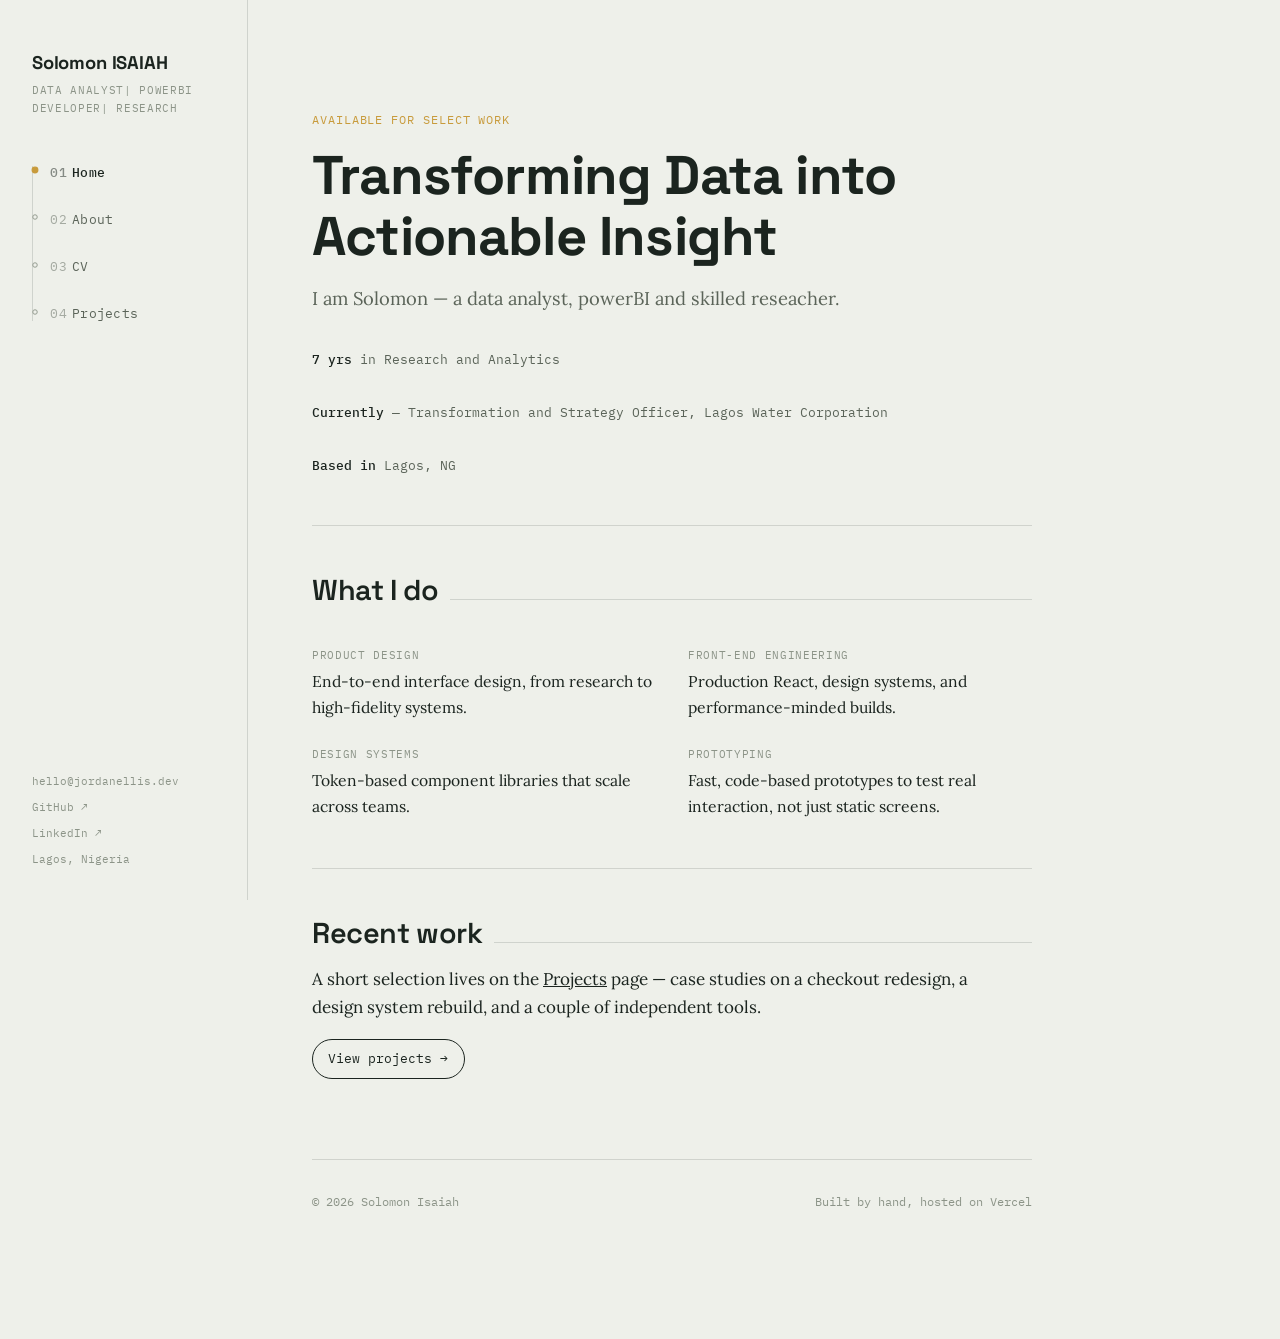
<file: index.html>
<!DOCTYPE html>
<html lang="en">
<head>
<meta charset="UTF-8">
<meta name="viewport" content="width=device-width, initial-scale=1.0">
<title>Solomon ISAIAH </title>
<meta name="description" content="Personal site of Jordan Ellis — product designer and front-end engineer.">
<link rel="stylesheet" href="style.css">
</head>
<body>

<header class="topbar">
  <a href="index.html" class="topbar__mark">J. Ellis</a>
  <nav class="topbar__nav">
    <a href="index.html" class="is-active">Home</a>
    <a href="about.html">About</a>
    <a href="cv.html">CV</a>
    <a href="projects.html">Projects</a>
  </nav>
</header>

<div class="shell">
  <aside class="sidebar">
    <a href="index.html" class="sidebar__mark">Solomon ISAIAH</a>
    <div class="sidebar__role">Data Analyst| PowerBI Developer| Research</div>

    <nav class="nav-rail">
      <div class="nav-rail__fill"></div>
      <a href="index.html" class="nav-link is-active"><span class="nav-link__num">01</span>Home</a>
      <a href="about.html" class="nav-link"><span class="nav-link__num">02</span>About</a>
      <a href="cv.html" class="nav-link"><span class="nav-link__num">03</span>CV</a>
      <a href="projects.html" class="nav-link"><span class="nav-link__num">04</span>Projects</a>
    </nav>

    <div class="sidebar__footer">
      <a href="mailto:hello@jordanellis.dev">hello@jordanellis.dev</a>
      <a href="https://github.com/" target="_blank" rel="noopener">GitHub ↗</a>
      <a href="https://www.linkedin.com/in/isaiah-solomon-2397aba5"_blank" rel="noopener">LinkedIn ↗</a>
      <span>Lagos, Nigeria</span>
    </div>
  </aside>

  <main class="main">
    <section class="hero">
      <span class="eyebrow reveal">Available for select work</span>
      <h1 class="hero__title">Transforming Data into Actionable Insight</h1>
      <p class="lede reveal">I am Solomon — a data analyst, powerBI and skilled reseacher.</p>

      <div class="hero__meta reveal">
        <span><strong>7 yrs</strong> in Research and Analytics</span>
        <span><strong>Currently</strong> — Transformation and Strategy Officer, Lagos Water Corporation</span>
        <span><strong>Based in</strong> Lagos, NG</span>
      </div>
    </section>

    <hr class="rule">

    <section class="section-title reveal">
      <h2 style="margin-top:0;">What I do</h2>
      <div class="rule-run"></div>
    </section>

    <div class="info-grid reveal stagger">
      <div style="--i:0"><dt>Product design</dt><dd>End-to-end interface design, from research to high-fidelity systems.</dd></div>
      <div style="--i:1"><dt>Front-end engineering</dt><dd>Production React, design systems, and performance-minded builds.</dd></div>
      <div style="--i:2"><dt>Design systems</dt><dd>Token-based component libraries that scale across teams.</dd></div>
      <div style="--i:3"><dt>Prototyping</dt><dd>Fast, code-based prototypes to test real interaction, not just static screens.</dd></div>
    </div>

    <hr class="rule">

    <section class="reveal">
      <div class="section-title">
        <h2 style="margin-top:0;">Recent work</h2>
        <div class="rule-run"></div>
      </div>
      <p>A short selection lives on the <a href="projects.html">Projects</a> page — case studies on a checkout redesign, a design system rebuild, and a couple of independent tools.</p>
      <a href="projects.html" class="btn">View projects →</a>
    </section>

    <footer class="page-footer">
      <span>© 2026 Solomon Isaiah</span>
      <span>Built by hand, hosted on Vercel</span>
    </footer>
  </main>
</div>

<script src="script.js"></script>
</body>
</html>
</file>
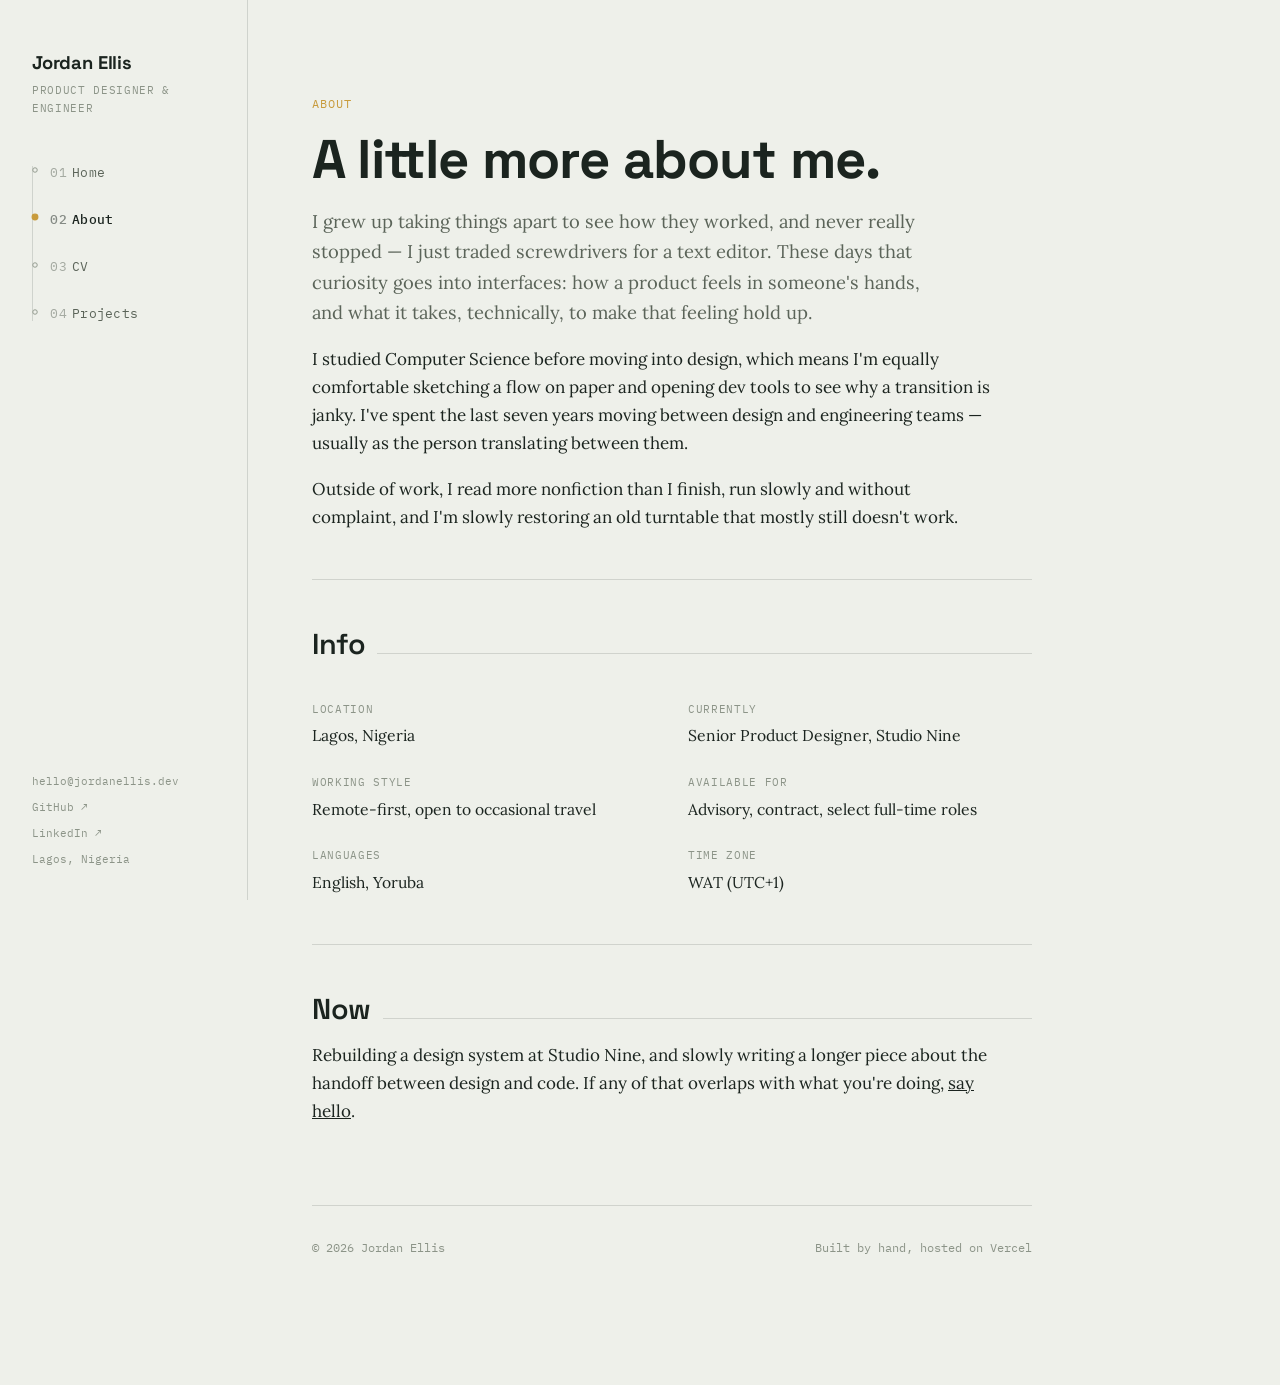
<file: about.html>
<!DOCTYPE html>
<html lang="en">
<head>
<meta charset="UTF-8">
<meta name="viewport" content="width=device-width, initial-scale=1.0">
<title>About — Jordan Ellis</title>
<link rel="stylesheet" href="style.css">
</head>
<body>

<header class="topbar">
  <a href="index.html" class="topbar__mark">J. Ellis</a>
  <nav class="topbar__nav">
    <a href="index.html">Home</a>
    <a href="about.html" class="is-active">About</a>
    <a href="cv.html">CV</a>
    <a href="projects.html">Projects</a>
  </nav>
</header>

<div class="shell">
  <aside class="sidebar">
    <a href="index.html" class="sidebar__mark">Jordan Ellis</a>
    <div class="sidebar__role">Product Designer &amp; Engineer</div>

    <nav class="nav-rail">
      <div class="nav-rail__fill"></div>
      <a href="index.html" class="nav-link"><span class="nav-link__num">01</span>Home</a>
      <a href="about.html" class="nav-link is-active"><span class="nav-link__num">02</span>About</a>
      <a href="cv.html" class="nav-link"><span class="nav-link__num">03</span>CV</a>
      <a href="projects.html" class="nav-link"><span class="nav-link__num">04</span>Projects</a>
    </nav>

    <div class="sidebar__footer">
      <a href="mailto:hello@jordanellis.dev">hello@jordanellis.dev</a>
      <a href="https://github.com/" target="_blank" rel="noopener">GitHub ↗</a>
      <a href="https://linkedin.com/" target="_blank" rel="noopener">LinkedIn ↗</a>
      <span>Lagos, Nigeria</span>
    </div>
  </aside>

  <main class="main">
    <span class="eyebrow reveal">About</span>
    <h1 class="reveal">A little more about me.</h1>
    <p class="lede reveal">I grew up taking things apart to see how they worked, and never really stopped — I just traded screwdrivers for a text editor. These days that curiosity goes into interfaces: how a product feels in someone's hands, and what it takes, technically, to make that feeling hold up.</p>

    <p class="reveal">I studied Computer Science before moving into design, which means I'm equally comfortable sketching a flow on paper and opening dev tools to see why a transition is janky. I've spent the last seven years moving between design and engineering teams — usually as the person translating between them.</p>

    <p class="reveal">Outside of work, I read more nonfiction than I finish, run slowly and without complaint, and I'm slowly restoring an old turntable that mostly still doesn't work.</p>

    <hr class="rule">

    <section class="reveal">
      <div class="section-title">
        <h2 style="margin-top:0;">Info</h2>
        <div class="rule-run"></div>
      </div>
      <dl class="info-grid">
        <div><dt>Location</dt><dd>Lagos, Nigeria</dd></div>
        <div><dt>Currently</dt><dd>Senior Product Designer, Studio Nine</dd></div>
        <div><dt>Working style</dt><dd>Remote-first, open to occasional travel</dd></div>
        <div><dt>Available for</dt><dd>Advisory, contract, select full-time roles</dd></div>
        <div><dt>Languages</dt><dd>English, Yoruba</dd></div>
        <div><dt>Time zone</dt><dd>WAT (UTC+1)</dd></div>
      </dl>
    </section>

    <hr class="rule">

    <section class="reveal">
      <div class="section-title">
        <h2 style="margin-top:0;">Now</h2>
        <div class="rule-run"></div>
      </div>
      <p>Rebuilding a design system at Studio Nine, and slowly writing a longer piece about the handoff between design and code. If any of that overlaps with what you're doing, <a href="mailto:hello@jordanellis.dev">say hello</a>.</p>
    </section>

    <footer class="page-footer">
      <span>© 2026 Jordan Ellis</span>
      <span>Built by hand, hosted on Vercel</span>
    </footer>
  </main>
</div>

<script src="script.js"></script>
</body>
</html>
</file>
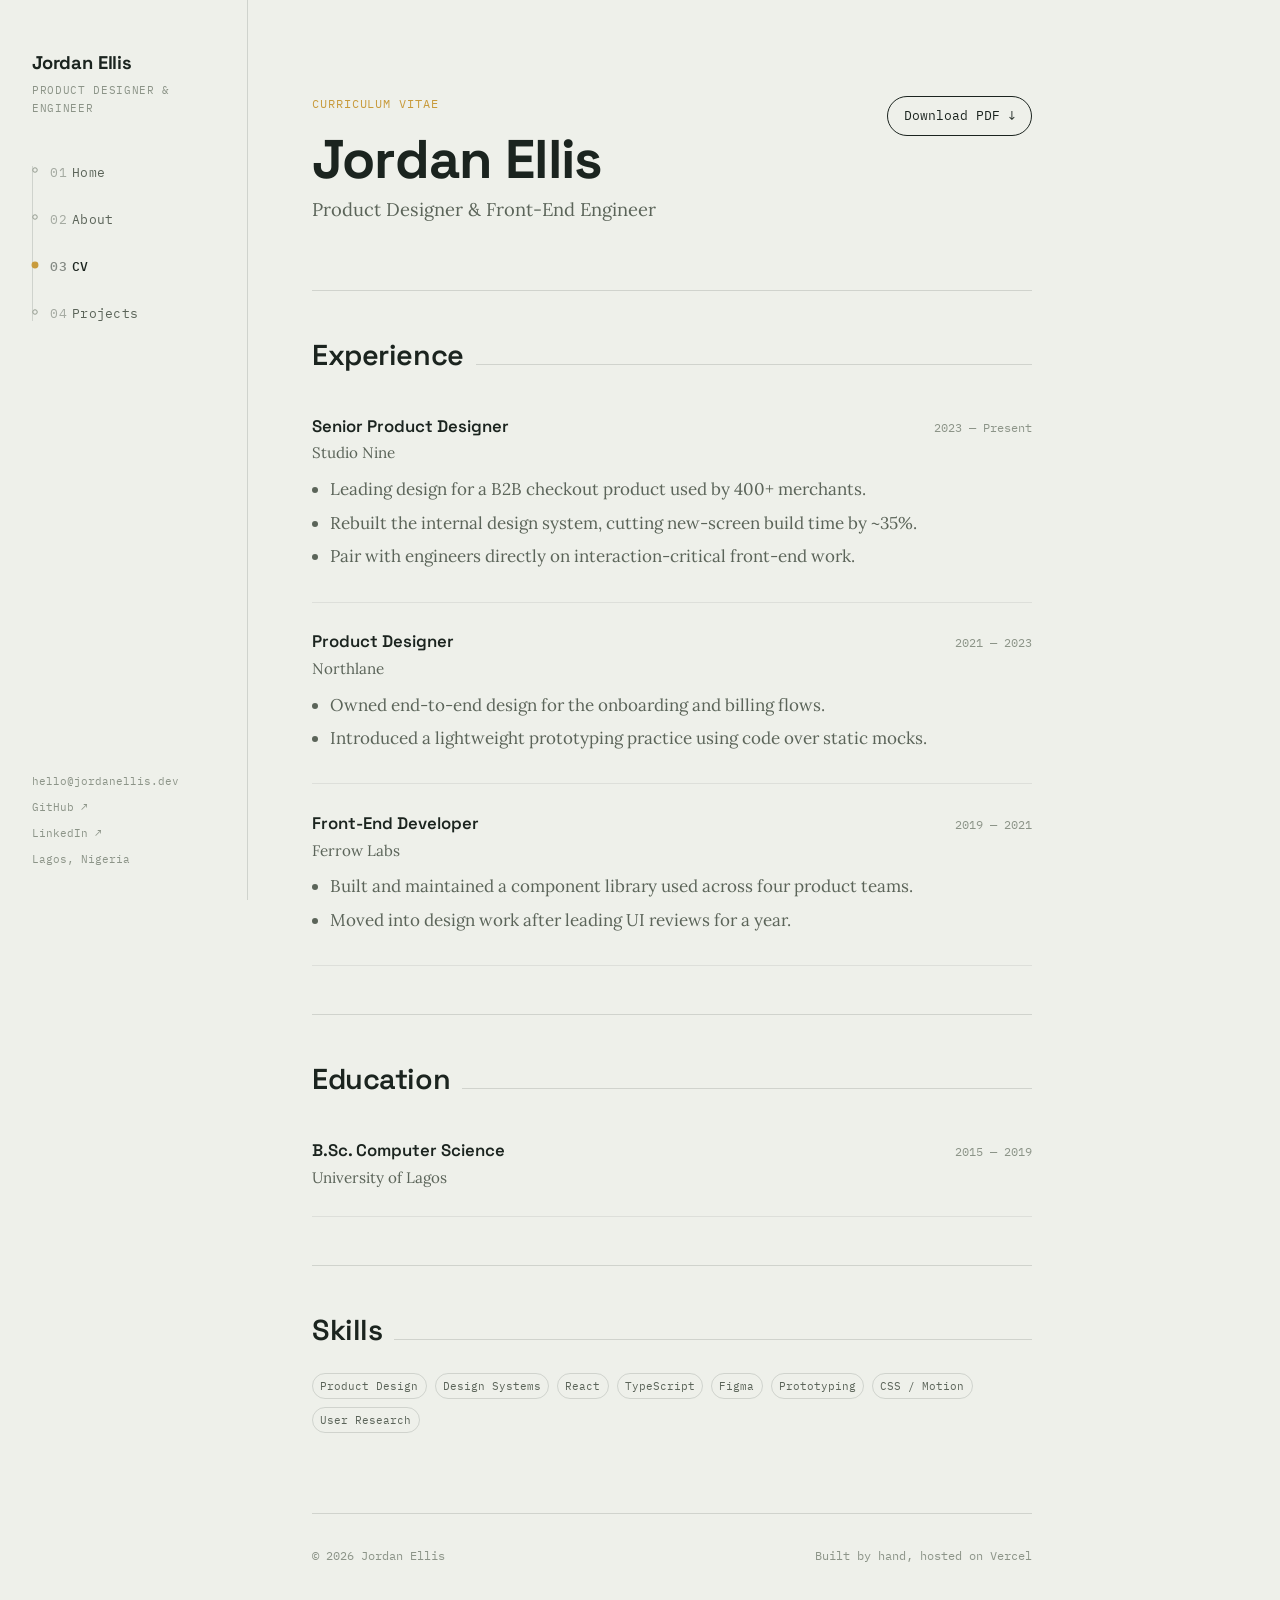
<file: cv.html>
<!DOCTYPE html>
<html lang="en">
<head>
<meta charset="UTF-8">
<meta name="viewport" content="width=device-width, initial-scale=1.0">
<title>CV — Jordan Ellis</title>
<link rel="stylesheet" href="style.css">
</head>
<body>

<header class="topbar">
  <a href="index.html" class="topbar__mark">J. Ellis</a>
  <nav class="topbar__nav">
    <a href="index.html">Home</a>
    <a href="about.html">About</a>
    <a href="cv.html" class="is-active">CV</a>
    <a href="projects.html">Projects</a>
  </nav>
</header>

<div class="shell">
  <aside class="sidebar">
    <a href="index.html" class="sidebar__mark">Jordan Ellis</a>
    <div class="sidebar__role">Product Designer &amp; Engineer</div>

    <nav class="nav-rail">
      <div class="nav-rail__fill"></div>
      <a href="index.html" class="nav-link"><span class="nav-link__num">01</span>Home</a>
      <a href="about.html" class="nav-link"><span class="nav-link__num">02</span>About</a>
      <a href="cv.html" class="nav-link is-active"><span class="nav-link__num">03</span>CV</a>
      <a href="projects.html" class="nav-link"><span class="nav-link__num">04</span>Projects</a>
    </nav>

    <div class="sidebar__footer">
      <a href="mailto:hello@jordanellis.dev">hello@jordanellis.dev</a>
      <a href="https://github.com/" target="_blank" rel="noopener">GitHub ↗</a>
      <a href="https://linkedin.com/" target="_blank" rel="noopener">LinkedIn ↗</a>
      <span>Lagos, Nigeria</span>
    </div>
  </aside>

  <main class="main">
    <div style="display:flex; justify-content:space-between; align-items:flex-start; gap:1.5rem; flex-wrap:wrap;">
      <div>
        <span class="eyebrow reveal">Curriculum Vitae</span>
        <h1 class="reveal" style="margin-bottom:0.25rem;">Jordan Ellis</h1>
        <p class="lede reveal" style="margin-top:0;">Product Designer &amp; Front-End Engineer</p>
      </div>
      <a href="#" class="btn reveal" style="margin-top: 0.5rem;">Download PDF ↓</a>
    </div>

    <hr class="rule">

    <section class="reveal">
      <div class="section-title">
        <h2 style="margin-top:0;">Experience</h2>
        <div class="rule-run"></div>
      </div>

      <div class="entry">
        <div class="entry__head">
          <div>
            <div class="entry__title">Senior Product Designer</div>
            <div class="entry__org">Studio Nine</div>
          </div>
          <div class="entry__date">2023 — Present</div>
        </div>
        <ul>
          <li>Leading design for a B2B checkout product used by 400+ merchants.</li>
          <li>Rebuilt the internal design system, cutting new-screen build time by ~35%.</li>
          <li>Pair with engineers directly on interaction-critical front-end work.</li>
        </ul>
      </div>

      <div class="entry">
        <div class="entry__head">
          <div>
            <div class="entry__title">Product Designer</div>
            <div class="entry__org">Northlane</div>
          </div>
          <div class="entry__date">2021 — 2023</div>
        </div>
        <ul>
          <li>Owned end-to-end design for the onboarding and billing flows.</li>
          <li>Introduced a lightweight prototyping practice using code over static mocks.</li>
        </ul>
      </div>

      <div class="entry">
        <div class="entry__head">
          <div>
            <div class="entry__title">Front-End Developer</div>
            <div class="entry__org">Ferrow Labs</div>
          </div>
          <div class="entry__date">2019 — 2021</div>
        </div>
        <ul>
          <li>Built and maintained a component library used across four product teams.</li>
          <li>Moved into design work after leading UI reviews for a year.</li>
        </ul>
      </div>
    </section>

    <hr class="rule">

    <section class="reveal">
      <div class="section-title">
        <h2 style="margin-top:0;">Education</h2>
        <div class="rule-run"></div>
      </div>
      <div class="entry">
        <div class="entry__head">
          <div>
            <div class="entry__title">B.Sc. Computer Science</div>
            <div class="entry__org">University of Lagos</div>
          </div>
          <div class="entry__date">2015 — 2019</div>
        </div>
      </div>
    </section>

    <hr class="rule">

    <section class="reveal">
      <div class="section-title">
        <h2 style="margin-top:0;">Skills</h2>
        <div class="rule-run"></div>
      </div>
      <div class="tags">
        <span class="tag">Product Design</span>
        <span class="tag">Design Systems</span>
        <span class="tag">React</span>
        <span class="tag">TypeScript</span>
        <span class="tag">Figma</span>
        <span class="tag">Prototyping</span>
        <span class="tag">CSS / Motion</span>
        <span class="tag">User Research</span>
      </div>
    </section>

    <footer class="page-footer">
      <span>© 2026 Jordan Ellis</span>
      <span>Built by hand, hosted on Vercel</span>
    </footer>
  </main>
</div>

<script src="script.js"></script>
</body>
</html>
</file>
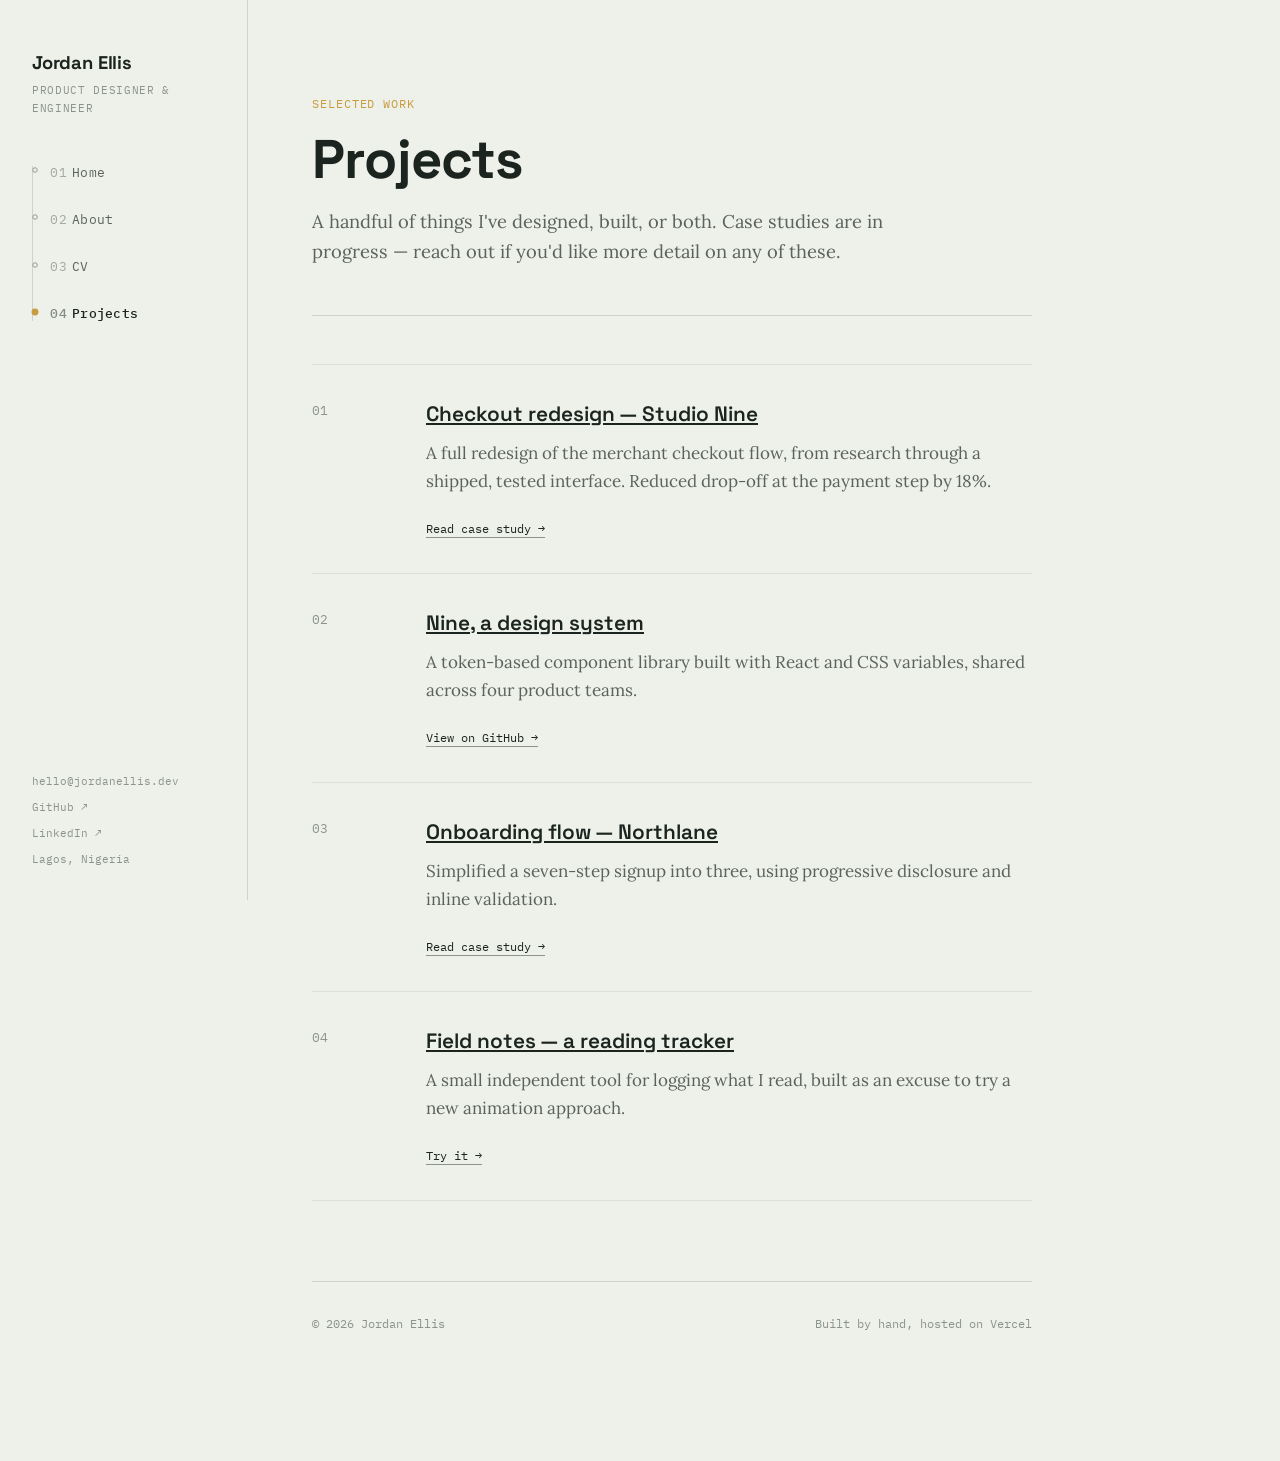
<file: projects.html>
<!DOCTYPE html>
<html lang="en">
<head>
<meta charset="UTF-8">
<meta name="viewport" content="width=device-width, initial-scale=1.0">
<title>Projects — Solomon Isaiah</title>
<link rel="stylesheet" href="style.css">
</head>
<body>

<header class="topbar">
  <a href="index.html" class="topbar__mark">S. Isaiah</a>
  <nav class="topbar__nav">
    <a href="index.html">Home</a>
    <a href="about.html">About</a>
    <a href="cv.html">CV</a>
    <a href="projects.html" class="is-active">Projects</a>
  </nav>
</header>

<div class="shell">
  <aside class="sidebar">
    <a href="index.html" class="sidebar__mark">Jordan Ellis</a>
    <div class="sidebar__role">Product Designer &amp; Engineer</div>

    <nav class="nav-rail">
      <div class="nav-rail__fill"></div>
      <a href="index.html" class="nav-link"><span class="nav-link__num">01</span>Home</a>
      <a href="about.html" class="nav-link"><span class="nav-link__num">02</span>About</a>
      <a href="cv.html" class="nav-link"><span class="nav-link__num">03</span>CV</a>
      <a href="projects.html" class="nav-link is-active"><span class="nav-link__num">04</span>Projects</a>
    </nav>

    <div class="sidebar__footer">
      <a href="mailto:hello@jordanellis.dev">hello@jordanellis.dev</a>
      <a href="https://github.com/" target="_blank" rel="noopener">GitHub ↗</a>
      <a href="https://linkedin.com/" target="_blank" rel="noopener">LinkedIn ↗</a>
      <span>Lagos, Nigeria</span>
    </div>
  </aside>

  <main class="main">
    <span class="eyebrow reveal">Selected work</span>
    <h1 class="reveal">Projects</h1>
    <p class="lede reveal">A handful of things I've designed, built, or both. Case studies are in progress — reach out if you'd like more detail on any of these.</p>

    <hr class="rule">

    <div class="projects">
      <article class="project reveal">
        <div class="project__index">01</div>
        <div>
          <a href="#" class="project__title">Checkout redesign — Studio Nine</a>
          <p class="project__desc">A full redesign of the merchant checkout flow, from research through a shipped, tested interface. Reduced drop-off at the payment step by 18%.</p>
          <a href="#" class="project__link">Read case study →</a>
        </div>
      </article>

      <article class="project reveal">
        <div class="project__index">02</div>
        <div>
          <a href="#" class="project__title">Nine, a design system</a>
          <p class="project__desc">A token-based component library built with React and CSS variables, shared across four product teams.</p>
          <a href="#" class="project__link">View on GitHub →</a>
        </div>
      </article>

      <article class="project reveal">
        <div class="project__index">03</div>
        <div>
          <a href="#" class="project__title">Onboarding flow — Northlane</a>
          <p class="project__desc">Simplified a seven-step signup into three, using progressive disclosure and inline validation.</p>
          <a href="#" class="project__link">Read case study →</a>
        </div>
      </article>

      <article class="project reveal">
        <div class="project__index">04</div>
        <div>
          <a href="#" class="project__title">Field notes — a reading tracker</a>
          <p class="project__desc">A small independent tool for logging what I read, built as an excuse to try a new animation approach.</p>
          <a href="#" class="project__link">Try it →</a>
        </div>
      </article>
    </div>

    <footer class="page-footer">
      <span>© 2026 Jordan Ellis</span>
      <span>Built by hand, hosted on Vercel</span>
    </footer>
  </main>
</div>

<script src="script.js"></script>
</body>
</html>
</file>
<file: style.css>
@import url('https://fonts.googleapis.com/css2?family=Space+Grotesk:wght@400;500;600;700&family=Lora:ital,wght@0,400;0,500;0,600;1,400&family=IBM+Plex+Mono:wght@400;500&display=swap');

:root{
  --bg: #EEF0EA;
  --paper: #F7F8F3;
  --ink: #1B241F;
  --ink-soft: #5B6459;
  --ink-faint: #8C9488;
  --accent: #C89B3C;
  --line: rgba(27,36,31,0.14);
  --line-soft: rgba(27,36,31,0.08);

  --font-display: 'Space Grotesk', sans-serif;
  --font-body: 'Lora', serif;
  --font-mono: 'IBM Plex Mono', monospace;

  --sidebar-w: 248px;
  --content-max: 720px;

  --ease: cubic-bezier(.4,0,.2,1);
}

*, *::before, *::after{ box-sizing: border-box; }

@media (prefers-reduced-motion: reduce){
  *{ animation-duration: 0.001ms !important; animation-iteration-count: 1 !important; transition-duration: 0.001ms !important; scroll-behavior: auto !important; }
}

html{ scroll-behavior: smooth; }

body{
  margin: 0;
  background: var(--bg);
  color: var(--ink);
  font-family: var(--font-body);
  font-size: 17px;
  line-height: 1.65;
  -webkit-font-smoothing: antialiased;
}

a{ color: inherit; }

::selection{ background: var(--accent); color: var(--paper); }

/* ---------- Layout shell ---------- */

.shell{
  display: flex;
  min-height: 100vh;
}

/* ---------- Sidebar ---------- */

.sidebar{
  position: fixed;
  top: 0; left: 0; bottom: 0;
  width: var(--sidebar-w);
  padding: 3rem 2rem 2rem;
  display: flex;
  flex-direction: column;
  border-right: 1px solid var(--line);
  z-index: 20;
}

.sidebar__mark{
  font-family: var(--font-display);
  font-weight: 700;
  font-size: 1.15rem;
  letter-spacing: -0.01em;
  text-decoration: none;
  margin-bottom: 0.15rem;
}

.sidebar__role{
  font-family: var(--font-mono);
  font-size: 0.7rem;
  letter-spacing: 0.06em;
  text-transform: uppercase;
  color: var(--ink-faint);
  margin-bottom: 2.75rem;
}

/* progress rail: functional signature element */
.nav-rail{
  position: relative;
  display: flex;
  flex-direction: column;
  gap: 1.6rem;
  padding-left: 1.15rem;
}

.nav-rail::before{
  content: '';
  position: absolute;
  left: 0; top: 4px; bottom: 4px;
  width: 1px;
  background: var(--line);
}

.nav-rail__fill{
  position: absolute;
  left: 0; top: 4px;
  width: 1px;
  height: 0%;
  background: var(--accent);
  transition: height 0.15s linear;
}

.nav-link{
  position: relative;
  display: block;
  text-decoration: none;
  font-family: var(--font-mono);
  font-size: 0.82rem;
  letter-spacing: 0.02em;
  color: var(--ink-soft);
  transition: color 0.25s var(--ease);
}

.nav-link::before{
  content: '';
  position: absolute;
  left: -1.15rem;
  top: 0.42em;
  width: 6px; height: 6px;
  border-radius: 50%;
  background: var(--bg);
  border: 1px solid var(--ink-faint);
  transform: scale(0.9);
  transition: all 0.3s var(--ease);
}

.nav-link:hover{ color: var(--ink); }

.nav-link.is-active{ color: var(--ink); font-weight: 500; }
.nav-link.is-active::before{
  background: var(--accent);
  border-color: var(--accent);
  transform: scale(1.15);
}

.nav-link__num{ opacity: 0.5; margin-right: 0.4em; }

.sidebar__footer{
  margin-top: auto;
  padding-top: 2rem;
  font-family: var(--font-mono);
  font-size: 0.7rem;
  color: var(--ink-faint);
  display: flex;
  flex-direction: column;
  gap: 0.4rem;
}

.sidebar__footer a{ text-decoration: none; border-bottom: 1px solid transparent; transition: border-color 0.2s var(--ease); }
.sidebar__footer a:hover{ border-color: var(--ink-faint); }

/* mobile topbar */
.topbar{
  display: none;
  position: sticky;
  top: 0;
  z-index: 30;
  background: var(--bg);
  border-bottom: 1px solid var(--line);
  padding: 1rem 1.25rem;
  align-items: center;
  justify-content: space-between;
}

.topbar__mark{
  font-family: var(--font-display);
  font-weight: 700;
  text-decoration: none;
  font-size: 1.05rem;
}

.topbar__nav{
  display: flex;
  gap: 1.1rem;
  font-family: var(--font-mono);
  font-size: 0.75rem;
}

.topbar__nav a{ text-decoration: none; color: var(--ink-soft); }
.topbar__nav a.is-active{ color: var(--accent); }

/* ---------- Main content ---------- */

.main{
  margin-left: var(--sidebar-w);
  flex: 1;
  padding: 5.5rem 4rem 8rem;
  max-width: calc(var(--content-max) + 8rem);
}

.eyebrow{
  display: inline-block;
  font-family: var(--font-mono);
  font-size: 0.72rem;
  letter-spacing: 0.08em;
  text-transform: uppercase;
  color: var(--accent);
  margin-bottom: 1rem;
}

h1, h2, h3{
  font-family: var(--font-display);
  font-weight: 600;
  letter-spacing: -0.015em;
  line-height: 1.12;
  margin: 0 0 1rem;
  color: var(--ink);
}

h1{ font-size: clamp(2.2rem, 4.4vw, 3.4rem); font-weight: 700; }
h2{ font-size: clamp(1.4rem, 2.4vw, 1.8rem); margin-top: 3.5rem; }
h3{ font-size: 1.05rem; font-weight: 600; }

p{ margin: 0 0 1.1rem; max-width: 62ch; color: var(--ink); }
.lede{ font-size: 1.15rem; color: var(--ink-soft); max-width: 56ch; }

.rule{
  border: none;
  border-top: 1px solid var(--line);
  margin: 3rem 0;
}

.section-title{
  display: flex;
  align-items: baseline;
  gap: 0.75rem;
}

.section-title .rule-run{
  flex: 1;
  height: 1px;
  background: var(--line);
  transform-origin: left;
}

/* ---------- Reveal-on-scroll ---------- */

.reveal{
  opacity: 0;
  transform: translateY(18px);
  transition: opacity 0.7s var(--ease), transform 0.7s var(--ease);
}
.reveal.is-visible{ opacity: 1; transform: translateY(0); }

.stagger > *{ transition-delay: calc(var(--i, 0) * 70ms); }

/* ---------- Hero (home) ---------- */

.hero{ padding-top: 1rem; }

.hero__word{
  display: inline-block;
  opacity: 0;
  transform: translateY(0.5em);
  animation: rise 0.8s var(--ease) forwards;
}

@keyframes rise{
  to{ opacity: 1; transform: translateY(0); }
}

.hero__meta{
  margin-top: 2.25rem;
  display: flex;
  gap: 2rem;
  flex-wrap: wrap;
  font-family: var(--font-mono);
  font-size: 0.8rem;
  color: var(--ink-soft);
}

.hero__meta strong{ color: var(--ink); font-weight: 500; }

/* ---------- Cards / lists ---------- */

.info-grid{
  display: grid;
  grid-template-columns: repeat(2, 1fr);
  gap: 1.5rem 2rem;
  margin-top: 1.5rem;
}

.info-grid dt{
  font-family: var(--font-mono);
  font-size: 0.7rem;
  text-transform: uppercase;
  letter-spacing: 0.06em;
  color: var(--ink-faint);
  margin-bottom: 0.3rem;
}

.info-grid dd{
  margin: 0;
  font-size: 0.98rem;
}

.entry{
  padding: 1.6rem 0;
  border-bottom: 1px solid var(--line-soft);
}
.entry:first-of-type{ border-top: 1px solid var(--line-soft); }

.entry__head{
  display: flex;
  justify-content: space-between;
  align-items: baseline;
  gap: 1rem;
  flex-wrap: wrap;
}

.entry__title{ font-family: var(--font-display); font-weight: 600; font-size: 1.05rem; }
.entry__org{ color: var(--ink-soft); font-size: 0.95rem; }
.entry__date{
  font-family: var(--font-mono);
  font-size: 0.75rem;
  color: var(--ink-faint);
  white-space: nowrap;
}

.entry ul{ margin: 0.6rem 0 0; padding-left: 1.1rem; }
.entry li{ margin-bottom: 0.35rem; color: var(--ink-soft); }

.tags{
  display: flex;
  flex-wrap: wrap;
  gap: 0.5rem;
  margin-top: 0.7rem;
}
.tag{
  font-family: var(--font-mono);
  font-size: 0.7rem;
  padding: 0.25em 0.65em;
  border: 1px solid var(--line);
  border-radius: 999px;
  color: var(--ink-soft);
}

/* ---------- Projects ---------- */

.projects{
  display: flex;
  flex-direction: column;
  gap: 0;
}

.project{
  padding: 2rem 0;
  border-top: 1px solid var(--line-soft);
  display: grid;
  grid-template-columns: 90px 1fr;
  gap: 1.5rem;
  align-items: start;
  transition: padding-left 0.35s var(--ease);
}
.project:hover{ padding-left: 0.5rem; }
.project:last-child{ border-bottom: 1px solid var(--line-soft); }

.project__index{
  font-family: var(--font-mono);
  font-size: 0.8rem;
  color: var(--ink-faint);
  padding-top: 0.2rem;
}

.project__title{
  font-family: var(--font-display);
  font-size: 1.3rem;
  font-weight: 600;
  margin-bottom: 0.5rem;
  position: relative;
  display: inline-block;
}

.project__title::after{
  content: '';
  position: absolute;
  left: 0; bottom: -3px;
  width: 100%;
  height: 1px;
  background: var(--accent);
  transform: scaleX(0);
  transform-origin: left;
  transition: transform 0.4s var(--ease);
}
.project:hover .project__title::after{ transform: scaleX(1); }

.project__desc{ color: var(--ink-soft); max-width: 56ch; }

.project__link{
  font-family: var(--font-mono);
  font-size: 0.75rem;
  text-decoration: none;
  color: var(--ink);
  border-bottom: 1px solid var(--ink-faint);
  padding-bottom: 1px;
}

/* ---------- Buttons ---------- */

.btn{
  display: inline-flex;
  align-items: center;
  gap: 0.5rem;
  font-family: var(--font-mono);
  font-size: 0.8rem;
  text-decoration: none;
  color: var(--ink);
  border: 1px solid var(--ink);
  padding: 0.65em 1.2em;
  border-radius: 999px;
  transition: background 0.3s var(--ease), color 0.3s var(--ease);
}
.btn:hover{ background: var(--ink); color: var(--paper); }

/* ---------- Footer ---------- */

.page-footer{
  margin-top: 5rem;
  padding-top: 2rem;
  border-top: 1px solid var(--line);
  font-family: var(--font-mono);
  font-size: 0.72rem;
  color: var(--ink-faint);
  display: flex;
  justify-content: space-between;
  flex-wrap: wrap;
  gap: 1rem;
}

/* ---------- Responsive ---------- */

@media (max-width: 880px){
  .sidebar{ display: none; }
  .topbar{ display: flex; }
  .main{ margin-left: 0; padding: 3rem 1.5rem 6rem; }
  .info-grid{ grid-template-columns: 1fr; }
  .project{ grid-template-columns: 1fr; gap: 0.5rem; }
}
</file>
